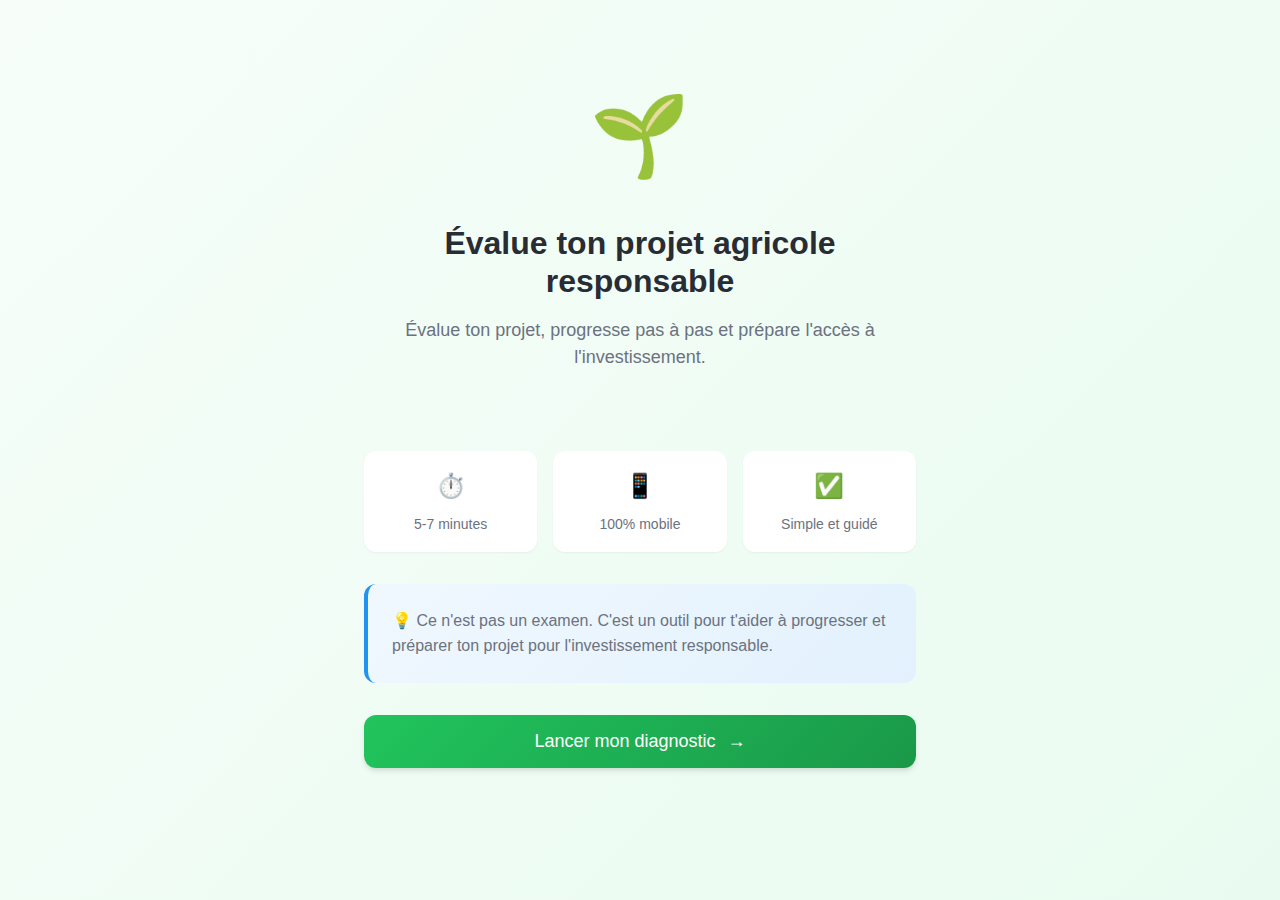
<file: index.html>
<!DOCTYPE html>
<html lang="fr">

<head>
    <meta charset="UTF-8">
    <meta name="viewport" content="width=device-width, initial-scale=1.0">
    <meta http-equiv="refresh" content="0; url=ira-audit-tool/index.html">
    <title>Redirection vers CSA-IRA Tool</title>
    <style>
        body {
            font-family: Arial, sans-serif;
            display: flex;
            justify-content: center;
            align-items: center;
            height: 100vh;
            margin: 0;
            background: linear-gradient(135deg, #f0fdf4 0%, #dcfce7 100%);
        }

        .container {
            text-align: center;
            padding: 2rem;
        }

        h1 {
            color: #166534;
            margin-bottom: 1rem;
        }

        p {
            color: #4b5563;
            margin-bottom: 1.5rem;
        }

        a {
            display: inline-block;
            padding: 1rem 2rem;
            background: #16a34a;
            color: white;
            text-decoration: none;
            border-radius: 0.5rem;
            font-weight: 600;
            transition: background 0.3s;
        }

        a:hover {
            background: #15803d;
        }
    </style>
</head>

<body>
    <div class="container">
        <h1>🌱 CSA-IRA Self-Audit Tool</h1>
        <p>Redirection automatique en cours...</p>
        <p>Si rien ne se passe, <a href="ira-audit-tool/index.html">cliquez ici</a></p>
    </div>
</body>

</html>
</file>
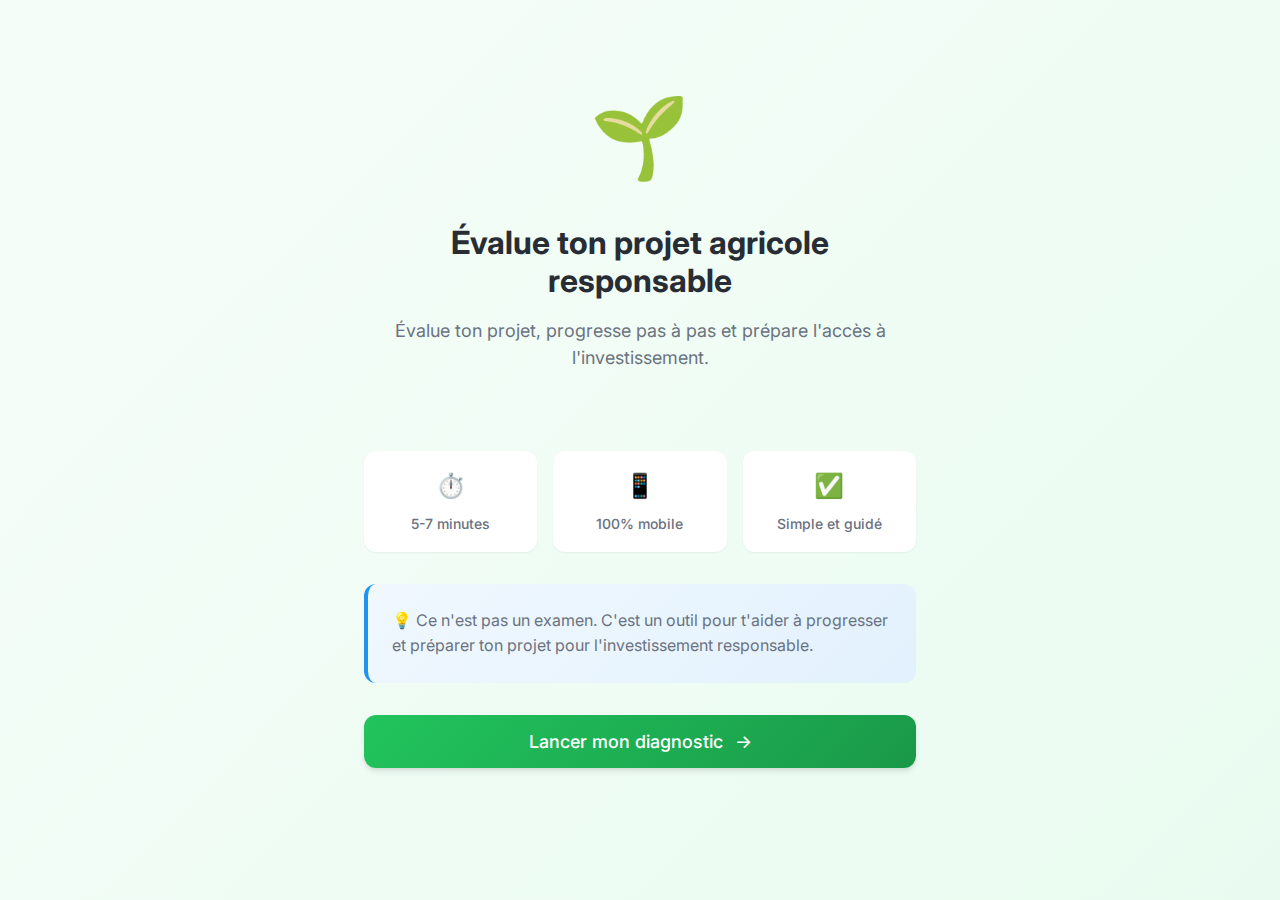
<file: ira-audit-tool/index.html>
<!DOCTYPE html>
<html lang="fr">
<head>
    <meta charset="UTF-8">
    <meta name="viewport" content="width=device-width, initial-scale=1.0, maximum-scale=1.0, user-scalable=no">
    <meta name="description" content="Évalue ton projet agricole responsable selon les principes CSA-IRA et prépare-toi à l'investissement">
    <title>Auto-Audit CSA-IRA | Évalue ton projet agricole</title>
    
    <!-- Preconnect to Google Fonts -->
    <link rel="preconnect" href="https://fonts.googleapis.com">
    <link rel="preconnect" href="https://fonts.gstatic.com" crossorigin>
    <link href="https://fonts.googleapis.com/css2?family=Inter:wght@400;500;600;700&display=swap" rel="stylesheet">
    
    <!-- Styles -->
    <link rel="stylesheet" href="styles.css">
</head>
<body>
    <!-- App Container -->
    <div id="app" class="app-container">
        
        <!-- Screen 0: Welcome -->
        <section id="screen-0" class="screen active" data-screen="welcome">
            <div class="screen-content">
                <div class="welcome-hero">
                    <div class="icon-welcome">
                        🌱
                    </div>
                    <h1 class="title-main">Évalue ton projet agricole responsable</h1>
                    <p class="subtitle">Évalue ton projet, progresse pas à pas et prépare l'accès à l'investissement.</p>
                </div>
                
                <div class="welcome-info">
                    <div class="info-card">
                        <span class="info-icon">⏱️</span>
                        <span class="info-text">5-7 minutes</span>
                    </div>
                    <div class="info-card">
                        <span class="info-icon">📱</span>
                        <span class="info-text">100% mobile</span>
                    </div>
                    <div class="info-card">
                        <span class="info-icon">✅</span>
                        <span class="info-text">Simple et guidé</span>
                    </div>
                </div>

                <div class="reassurance">
                    <p>💡 Ce n'est pas un examen. C'est un outil pour t'aider à progresser et préparer ton projet pour l'investissement responsable.</p>
                </div>

                <button class="btn btn-primary btn-large" onclick="app.goToScreen(1)">
                    Lancer mon diagnostic
                    <span class="btn-icon">→</span>
                </button>
            </div>
        </section>

        <!-- Screen 1: Profile -->
        <section id="screen-1" class="screen" data-screen="profile">
            <div class="screen-header">
                <button class="btn-back" onclick="app.goToScreen(0)">← Retour</button>
                <div class="progress-indicator">
                    <span class="progress-text">Étape 1/7</span>
                </div>
            </div>
            
            <div class="screen-content">
                <h2 class="screen-title">Parle-nous de ton projet</h2>
                <p class="screen-subtitle">Ces informations nous aident à personnaliser tes recommandations</p>

                <form id="profile-form" class="form-container">
                    <div class="form-group">
                        <label class="form-label">Type d'activité principale</label>
                        <div class="option-grid">
                            <label class="option-card">
                                <input type="radio" name="activity-type" value="elevage" required>
                                <div class="option-content">
                                    <span class="option-icon">🐄</span>
                                    <span class="option-text">Élevage</span>
                                </div>
                            </label>
                            <label class="option-card">
                                <input type="radio" name="activity-type" value="culture" required>
                                <div class="option-content">
                                    <span class="option-icon">🌾</span>
                                    <span class="option-text">Culture</span>
                                </div>
                            </label>
                            <label class="option-card">
                                <input type="radio" name="activity-type" value="transformation" required>
                                <div class="option-content">
                                    <span class="option-icon">🏭</span>
                                    <span class="option-text">Transformation</span>
                                </div>
                            </label>
                            <label class="option-card">
                                <input type="radio" name="activity-type" value="mixte" required>
                                <div class="option-content">
                                    <span class="option-icon">🔄</span>
                                    <span class="option-text">Mixte</span>
                                </div>
                            </label>
                        </div>
                    </div>

                    <div class="form-group">
                        <label class="form-label" for="farm-size">Taille de l'exploitation</label>
                        <input type="text" id="farm-size" name="farm-size" class="form-input" 
                               placeholder="Ex: 5 hectares, 20 têtes de bétail..." required>
                    </div>

                    <div class="form-row">
                        <div class="form-group">
                            <label class="form-label" for="num-youth">Nombre de jeunes</label>
                            <input type="number" id="num-youth" name="num-youth" class="form-input" 
                                   min="0" value="0" required>
                        </div>
                        <div class="form-group">
                            <label class="form-label" for="num-women">Nombre de femmes</label>
                            <input type="number" id="num-women" name="num-women" class="form-input" 
                                   min="0" value="0" required>
                        </div>
                    </div>

                    <div class="form-group">
                        <label class="form-label" for="location">Localisation (optionnel)</label>
                        <input type="text" id="location" name="location" class="form-input" 
                               placeholder="Ville, région...">
                    </div>

                    <button type="submit" class="btn btn-primary btn-large">
                        Continuer
                        <span class="btn-icon">→</span>
                    </button>
                </form>
            </div>
        </section>

        <!-- Screen 2: Assessment -->
        <section id="screen-2" class="screen" data-screen="assessment">
            <div class="screen-header">
                <button class="btn-back" onclick="app.goToScreen(1)">← Retour</button>
                <div class="progress-indicator">
                    <span class="progress-text">Principe <span id="current-principle">1</span>/10</span>
                    <div class="progress-bar">
                        <div class="progress-fill" id="assessment-progress"></div>
                    </div>
                </div>
            </div>
            
            <div class="screen-content">
                <h2 class="screen-title">Comment fonctionne ton projet aujourd'hui ?</h2>
                <p class="screen-subtitle">Réponds honnêtement pour obtenir des recommandations utiles</p>

                <div id="assessment-container">
                    <!-- Questions will be inserted dynamically -->
                </div>

                <div class="nav-buttons">
                    <button class="btn btn-secondary" id="prev-principle" onclick="app.previousPrinciple()" style="display: none;">
                        ← Précédent
                    </button>
                    <button class="btn btn-primary" id="next-principle" onclick="app.nextPrinciple()" disabled>
                        Suivant →
                    </button>
                </div>
            </div>
        </section>

        <!-- Screen 3: Results -->
        <section id="screen-3" class="screen" data-screen="results">
            <div class="screen-content">
                <h2 class="screen-title">Où en est ton projet ?</h2>
                
                <div class="score-display">
                    <div class="score-circle">
                        <svg viewBox="0 0 200 200" class="score-svg">
                            <circle cx="100" cy="100" r="85" class="score-bg"></circle>
                            <circle cx="100" cy="100" r="85" class="score-fg" id="score-circle"></circle>
                        </svg>
                        <div class="score-text">
                            <span class="score-value" id="global-score">0</span>
                            <span class="score-unit">%</span>
                        </div>
                    </div>
                    
                    <div class="score-label" id="profile-badge">
                        <!-- Profile badge will be inserted here -->
                    </div>
                </div>

                <div class="profile-message" id="profile-message">
                    <!-- Personalized message will be inserted here -->
                </div>

                <div class="principles-breakdown">
                    <h3 class="section-title">Scores par principe</h3>
                    <div id="principles-scores">
                        <!-- Principle scores will be inserted here -->
                    </div>
                </div>

                <button class="btn btn-primary btn-large" onclick="app.goToScreen(4)">
                    Voir ma feuille de route
                    <span class="btn-icon">→</span>
                </button>
            </div>
        </section>

        <!-- Screen 4: Roadmap -->
        <section id="screen-4" class="screen" data-screen="roadmap">
            <div class="screen-header">
                <button class="btn-back" onclick="app.goToScreen(3)">← Retour</button>
            </div>
            
            <div class="screen-content">
                <h2 class="screen-title">Ton parcours IRA</h2>
                <p class="screen-subtitle">Une roadmap personnalisée pour atteindre tes objectifs</p>

                <div class="roadmap-timeline" id="roadmap-timeline">
                    <!-- Timeline will be inserted here -->
                </div>

                <div class="roadmap-objective" id="roadmap-objective">
                    <!-- Objective will be inserted here -->
                </div>

                <button class="btn btn-primary btn-large" onclick="app.goToScreen(5)">
                    Voir mon plan d'action
                    <span class="btn-icon">→</span>
                </button>
            </div>
        </section>

        <!-- Screen 5: Action Plan -->
        <section id="screen-5" class="screen" data-screen="action-plan">
            <div class="screen-header">
                <button class="btn-back" onclick="app.goToScreen(4)">← Retour</button>
            </div>
            
            <div class="screen-content">
                <h2 class="screen-title">Que faire maintenant ?</h2>
                <p class="screen-subtitle">Actions prioritaires personnalisées pour ton projet</p>

                <div id="action-plan-container">
                    <!-- Action plan will be inserted here -->
                </div>

                <button class="btn btn-primary btn-large" onclick="app.goToScreen(6)">
                    Voir des exemples inspirants
                    <span class="btn-icon">→</span>
                </button>
            </div>
        </section>

        <!-- Screen 6: Inspiration -->
        <section id="screen-6" class="screen" data-screen="inspiration">
            <div class="screen-header">
                <button class="btn-back" onclick="app.goToScreen(5)">← Retour</button>
            </div>
            
            <div class="screen-content">
                <h2 class="screen-title">D'autres l'ont fait</h2>
                <p class="screen-subtitle">Inspire-toi de ces exemples concrets</p>

                <div id="case-study-container">
                    <!-- Case study will be inserted here -->
                </div>

                <button class="btn btn-primary btn-large" onclick="app.goToScreen(7)">
                    Exporter mon diagnostic
                    <span class="btn-icon">→</span>
                </button>
            </div>
        </section>

        <!-- Screen 7: Export -->
        <section id="screen-7" class="screen" data-screen="export">
            <div class="screen-header">
                <button class="btn-back" onclick="app.goToScreen(6)">← Retour</button>
            </div>
            
            <div class="screen-content">
                <h2 class="screen-title">Partager mon diagnostic</h2>
                <p class="screen-subtitle">Télécharge et partage ton évaluation IRA</p>

                <div class="export-summary" id="export-summary">
                    <div class="summary-item">
                        <span class="summary-label">Score global</span>
                        <span class="summary-value" id="export-score">0%</span>
                    </div>
                    <div class="summary-item">
                        <span class="summary-label">Profil</span>
                        <span class="summary-value" id="export-profile">-</span>
                    </div>
                    <div class="summary-item">
                        <span class="summary-label">Principes à renforcer</span>
                        <span class="summary-value" id="export-weak-count">0</span>
                    </div>
                </div>

                <div class="export-actions">
                    <button class="btn btn-primary btn-large" onclick="app.exportPDF()">
                        📄 Télécharger mon diagnostic PDF
                    </button>
                    
                    <button class="btn btn-secondary btn-large" onclick="app.saveProgress()">
                        💾 Sauvegarder pour plus tard
                    </button>
                    
                    <button class="btn btn-outline btn-large" onclick="app.restartAssessment()">
                        🔄 Recommencer une évaluation
                    </button>
                </div>

                <div class="next-steps">
                    <h3 class="section-title">Prochaines étapes recommandées</h3>
                    <ul class="steps-list">
                        <li>✅ Partage ce diagnostic avec ton incubateur ou financeur</li>
                        <li>📊 Mets en place les actions prioritaires identifiées</li>
                        <li>🔄 Réévalue ton projet dans 3 mois pour suivre ta progression</li>
                        <li>🤝 Rejoins un réseau de jeunes agriculteurs IRA</li>
                    </ul>
                </div>
            </div>
        </section>

    </div>

    <!-- Scripts -->
    <script src="data/questions.js"></script>
    <script src="data/case-studies.js"></script>
    <script src="modules/scoring-engine.js"></script>
    <script src="modules/recommendation-engine.js"></script>
    <script src="modules/roadmap-generator.js"></script>
    <script src="modules/export-pdf.js"></script>
    <script src="app.js"></script>
</body>
</html>
</file>
<file: ira-audit-tool/styles.css>
/* ============================================
   CSA-IRA Self-Audit Tool - Styles
   Mobile-First Design System
   ============================================ */

/* ============================================
   CSS Variables - Design Tokens
   ============================================ */
:root {
    /* Colors - Curated HSL Palette */
    --color-primary: hsl(142, 71%, 45%);
    --color-primary-light: hsl(142, 71%, 55%);
    --color-primary-dark: hsl(142, 71%, 35%);
    
    --color-secondary: hsl(220, 13%, 18%);
    --color-secondary-light: hsl(220, 13%, 28%);
    
    --color-success: hsl(142, 71%, 45%);
    --color-warning: hsl(38, 92%, 50%);
    --color-danger: hsl(0, 84%, 60%);
    --color-info: hsl(207, 90%, 54%);
    
    /* Scoring Colors */
    --color-score-low: hsl(0, 84%, 60%);
    --color-score-medium: hsl(38, 92%, 50%);
    --color-score-good: hsl(85, 85%, 50%);
    --color-score-excellent: hsl(142, 71%, 45%);
    
    /* Neutral Colors */
    --color-bg: hsl(0, 0%, 100%);
    --color-bg-secondary: hsl(0, 0%, 97%);
    --color-bg-tertiary: hsl(0, 0%, 94%);
    --color-text: hsl(220, 13%, 18%);
    --color-text-secondary: hsl(220, 9%, 46%);
    --color-text-tertiary: hsl(220, 9%, 66%);
    --color-border: hsl(220, 13%, 91%);
    
    /* Spacing */
    --spacing-xs: 0.5rem;
    --spacing-sm: 0.75rem;
    --spacing-md: 1rem;
    --spacing-lg: 1.5rem;
    --spacing-xl: 2rem;
    --spacing-2xl: 3rem;
    --spacing-3xl: 4rem;
    
    /* Typography */
    --font-family: 'Inter', -apple-system, BlinkMacSystemFont, 'Segoe UI', sans-serif;
    --font-size-xs: 0.75rem;
    --font-size-sm: 0.875rem;
    --font-size-base: 1rem;
    --font-size-lg: 1.125rem;
    --font-size-xl: 1.25rem;
    --font-size-2xl: 1.5rem;
    --font-size-3xl: 2rem;
    --font-size-4xl: 2.5rem;
    
    --font-weight-normal: 400;
    --font-weight-medium: 500;
    --font-weight-semibold: 600;
    --font-weight-bold: 700;
    
    /* Shadows */
    --shadow-sm: 0 1px 2px 0 rgba(0, 0, 0, 0.05);
    --shadow-md: 0 4px 6px -1px rgba(0, 0, 0, 0.1), 0 2px 4px -1px rgba(0, 0, 0, 0.06);
    --shadow-lg: 0 10px 15px -3px rgba(0, 0, 0, 0.1), 0 4px 6px -2px rgba(0, 0, 0, 0.05);
    --shadow-xl: 0 20px 25px -5px rgba(0, 0, 0, 0.1), 0 10px 10px -5px rgba(0, 0, 0, 0.04);
    
    /* Border Radius */
    --radius-sm: 0.375rem;
    --radius-md: 0.5rem;
    --radius-lg: 0.75rem;
    --radius-xl: 1rem;
    --radius-full: 9999px;
    
    /* Transitions */
    --transition-fast: 150ms ease;
    --transition-base: 200ms ease;
    --transition-slow: 300ms ease;
}

/* ============================================
   Reset & Base Styles
   ============================================ */
* {
    margin: 0;
    padding: 0;
    box-sizing: border-box;
}

html {
    font-size: 16px;
    -webkit-font-smoothing: antialiased;
    -moz-osx-font-smoothing: grayscale;
}

body {
    font-family: var(--font-family);
    font-size: var(--font-size-base);
    line-height: 1.6;
    color: var(--color-text);
    background: var(--color-bg);
    overflow-x: hidden;
}

/* ============================================
   App Container
   ============================================ */
.app-container {
    min-height: 100vh;
    background: linear-gradient(135deg, hsl(142, 71%, 98%) 0%, hsl(142, 71%, 95%) 100%);
}

/* ============================================
   Screen Management
   ============================================ */
.screen {
    display: none;
    min-height: 100vh;
    opacity: 0;
    transform: translateX(20px);
    transition: opacity var(--transition-base), transform var(--transition-base);
}

.screen.active {
    display: block;
    opacity: 1;
    transform: translateX(0);
}

.screen-header {
    display: flex;
    justify-content: space-between;
    align-items: center;
    padding: var(--spacing-md);
    background: var(--color-bg);
    border-bottom: 1px solid var(--color-border);
    position: sticky;
    top: 0;
    z-index: 100;
}

.screen-content {
    padding: var(--spacing-lg);
    max-width: 600px;
    margin: 0 auto;
}

.screen-title {
    font-size: var(--font-size-2xl);
    font-weight: var(--font-weight-bold);
    color: var(--color-text);
    margin-bottom: var(--spacing-sm);
}

.screen-subtitle {
    font-size: var(--font-size-base);
    color: var(--color-text-secondary);
    margin-bottom: var(--spacing-xl);
}

/* ============================================
   Typography
   ============================================ */
.title-main {
    font-size: var(--font-size-3xl);
    font-weight: var(--font-weight-bold);
    line-height: 1.2;
    color: var(--color-text);
    margin-bottom: var(--spacing-md);
}

.subtitle {
    font-size: var(--font-size-lg);
    color: var(--color-text-secondary);
    line-height: 1.5;
}

.section-title {
    font-size: var(--font-size-xl);
    font-weight: var(--font-weight-semibold);
    color: var(--color-text);
    margin-bottom: var(--spacing-lg);
}

/* ============================================
   Buttons
   ============================================ */
.btn {
    display: inline-flex;
    align-items: center;
    justify-content: center;
    gap: var(--spacing-sm);
    padding: var(--spacing-sm) var(--spacing-lg);
    font-size: var(--font-size-base);
    font-weight: var(--font-weight-medium);
    font-family: var(--font-family);
    border: none;
    border-radius: var(--radius-lg);
    cursor: pointer;
    transition: all var(--transition-base);
    text-decoration: none;
    white-space: nowrap;
}

.btn-primary {
    background: linear-gradient(135deg, var(--color-primary) 0%, var(--color-primary-dark) 100%);
    color: white;
    box-shadow: var(--shadow-md);
}

.btn-primary:hover {
    background: linear-gradient(135deg, var(--color-primary-light) 0%, var(--color-primary) 100%);
    box-shadow: var(--shadow-lg);
    transform: translateY(-2px);
}

.btn-primary:active {
    transform: translateY(0);
    box-shadow: var(--shadow-sm);
}

.btn-secondary {
    background: var(--color-secondary);
    color: white;
    box-shadow: var(--shadow-md);
}

.btn-secondary:hover {
    background: var(--color-secondary-light);
    box-shadow: var(--shadow-lg);
    transform: translateY(-2px);
}

.btn-outline {
    background: transparent;
    color: var(--color-primary);
    border: 2px solid var(--color-primary);
}

.btn-outline:hover {
    background: var(--color-primary);
    color: white;
}

.btn-large {
    padding: var(--spacing-md) var(--spacing-xl);
    font-size: var(--font-size-lg);
    width: 100%;
}

.btn-back {
    background: transparent;
    color: var(--color-text-secondary);
    border: none;
    font-size: var(--font-size-base);
    font-weight: var(--font-weight-medium);
    cursor: pointer;
    display: flex;
    align-items: center;
    gap: var(--spacing-xs);
    padding: var(--spacing-sm) var(--spacing-md);
    border-radius: var(--radius-md);
    transition: all var(--transition-fast);
}

.btn-back:hover {
    background: var(--color-bg-secondary);
    color: var(--color-text);
}

.btn-icon {
    font-size: var(--font-size-lg);
}

.btn:disabled {
    opacity: 0.5;
    cursor: not-allowed;
    transform: none !important;
}

/* ============================================
   Welcome Screen
   ============================================ */
.welcome-hero {
    text-align: center;
    padding: var(--spacing-2xl) 0;
}

.icon-welcome {
    font-size: 5rem;
    margin-bottom: var(--spacing-lg);
    animation: float 3s ease-in-out infinite;
}

@keyframes float {
    0%, 100% { transform: translateY(0); }
    50% { transform: translateY(-10px); }
}

.welcome-info {
    display: grid;
    grid-template-columns: repeat(3, 1fr);
    gap: var(--spacing-md);
    margin: var(--spacing-xl) 0;
}

.info-card {
    display: flex;
    flex-direction: column;
    align-items: center;
    gap: var(--spacing-xs);
    padding: var(--spacing-md);
    background: white;
    border-radius: var(--radius-lg);
    box-shadow: var(--shadow-sm);
    transition: all var(--transition-base);
}

.info-card:hover {
    box-shadow: var(--shadow-md);
    transform: translateY(-2px);
}

.info-icon {
    font-size: var(--font-size-2xl);
}

.info-text {
    font-size: var(--font-size-sm);
    font-weight: var(--font-weight-medium);
    color: var(--color-text-secondary);
    text-align: center;
}

.reassurance {
    background: linear-gradient(135deg, hsl(207, 90%, 97%) 0%, hsl(207, 90%, 94%) 100%);
    padding: var(--spacing-lg);
    border-radius: var(--radius-lg);
    margin: var(--spacing-xl) 0;
    border-left: 4px solid var(--color-info);
}

.reassurance p {
    color: var(--color-text-secondary);
    font-size: var(--font-size-base);
    line-height: 1.6;
}

/* ============================================
   Progress Indicator
   ============================================ */
.progress-indicator {
    flex: 1;
    max-width: 300px;
    margin-left: var(--spacing-md);
}

.progress-text {
    font-size: var(--font-size-sm);
    font-weight: var(--font-weight-medium);
    color: var(--color-text-secondary);
    display: block;
    margin-bottom: var(--spacing-xs);
}

.progress-bar {
    height: 6px;
    background: var(--color-bg-tertiary);
    border-radius: var(--radius-full);
    overflow: hidden;
}

.progress-fill {
    height: 100%;
    background: linear-gradient(90deg, var(--color-primary) 0%, var(--color-primary-light) 100%);
    border-radius: var(--radius-full);
    transition: width var(--transition-slow);
    width: 0%;
}

/* ============================================
   Forms
   ============================================ */
.form-container {
    display: flex;
    flex-direction: column;
    gap: var(--spacing-lg);
}

.form-group {
    display: flex;
    flex-direction: column;
    gap: var(--spacing-sm);
}

.form-row {
    display: grid;
    grid-template-columns: 1fr 1fr;
    gap: var(--spacing-md);
}

.form-label {
    font-size: var(--font-size-base);
    font-weight: var(--font-weight-medium);
    color: var(--color-text);
}

.form-input {
    padding: var(--spacing-md);
    font-size: var(--font-size-base);
    font-family: var(--font-family);
    border: 2px solid var(--color-border);
    border-radius: var(--radius-md);
    background: white;
    color: var(--color-text);
    transition: all var(--transition-fast);
}

.form-input:focus {
    outline: none;
    border-color: var(--color-primary);
    box-shadow: 0 0 0 3px hsla(142, 71%, 45%, 0.1);
}

/* ============================================
   Option Cards (Radio/Checkbox Grid)
   ============================================ */
.option-grid {
    display: grid;
    grid-template-columns: repeat(2, 1fr);
    gap: var(--spacing-md);
}

.option-card {
    position: relative;
    cursor: pointer;
}

.option-card input[type="radio"],
.option-card input[type="checkbox"] {
    position: absolute;
    opacity: 0;
}

.option-content {
    display: flex;
    flex-direction: column;
    align-items: center;
    gap: var(--spacing-sm);
    padding: var(--spacing-lg);
    background: white;
    border: 2px solid var(--color-border);
    border-radius: var(--radius-lg);
    transition: all var(--transition-base);
}

.option-card:hover .option-content {
    border-color: var(--color-primary-light);
    box-shadow: var(--shadow-md);
    transform: translateY(-2px);
}

.option-card input:checked + .option-content {
    border-color: var(--color-primary);
    background: linear-gradient(135deg, hsl(142, 71%, 98%) 0%, hsl(142, 71%, 95%) 100%);
    box-shadow: 0 0 0 3px hsla(142, 71%, 45%, 0.1);
}

.option-icon {
    font-size: var(--font-size-3xl);
}

.option-text {
    font-size: var(--font-size-base);
    font-weight: var(--font-weight-medium);
    color: var(--color-text);
}

/* ============================================
   Assessment Questions
   ============================================ */
.principle-card {
    background: white;
    border-radius: var(--radius-xl);
    padding: var(--spacing-xl);
    box-shadow: var(--shadow-md);
    margin-bottom: var(--spacing-lg);
}

.principle-header {
    display: flex;
    align-items: center;
    gap: var(--spacing-md);
    margin-bottom: var(--spacing-lg);
    padding-bottom: var(--spacing-md);
    border-bottom: 2px solid var(--color-bg-secondary);
}

.principle-icon {
    width: 60px;
    height: 60px;
    border-radius: var(--radius-lg);
    display: flex;
    align-items: center;
    justify-content: center;
    font-size: var(--font-size-2xl);
    background: linear-gradient(135deg, var(--color-primary-light) 0%, var(--color-primary) 100%);
    color: white;
    box-shadow: var(--shadow-md);
}

.principle-info {
    flex: 1;
}

.principle-title {
    font-size: var(--font-size-lg);
    font-weight: var(--font-weight-semibold);
    color: var(--color-text);
    margin-bottom: var(--spacing-xs);
}

.principle-number {
    font-size: var(--font-size-sm);
    color: var(--color-text-secondary);
}

.question-item {
    margin-bottom: var(--spacing-xl);
}

.question-item:last-child {
    margin-bottom: 0;
}

.question-text {
    font-size: var(--font-size-base);
    font-weight: var(--font-weight-medium);
    color: var(--color-text);
    margin-bottom: var(--spacing-md);
}

.answer-options {
    display: grid;
    grid-template-columns: repeat(3, 1fr);
    gap: var(--spacing-sm);
}

@media (max-width: 480px) {
    .answer-options {
        grid-template-columns: 1fr;
    }
}

.answer-option {
    position: relative;
    cursor: pointer;
}

.answer-option input[type="radio"] {
    position: absolute;
    opacity: 0;
}

.answer-label {
    display: flex;
    flex-direction: column;
    align-items: center;
    gap: var(--spacing-xs);
    padding: var(--spacing-md);
    background: var(--color-bg-secondary);
    border: 2px solid transparent;
    border-radius: var(--radius-md);
    text-align: center;
    transition: all var(--transition-base);
}

.answer-option:hover .answer-label {
    background: var(--color-bg-tertiary);
}

.answer-option input:checked + .answer-label {
    background: white;
    border-color: var(--color-primary);
    box-shadow: 0 0 0 3px hsla(142, 71%, 45%, 0.1);
}

.answer-icon {
    font-size: var(--font-size-xl);
}

.answer-text {
    font-size: var(--font-size-sm);
    font-weight: var(--font-weight-medium);
    color: var(--color-text);
}

/* ============================================
   Navigation Buttons
   ============================================ */
.nav-buttons {
    display: flex;
    gap: var(--spacing-md);
    margin-top: var(--spacing-xl);
}

.nav-buttons .btn {
    flex: 1;
}

/* ============================================
   Score Display
   ============================================ */
.score-display {
    display: flex;
    flex-direction: column;
    align-items: center;
    padding: var(--spacing-2xl) 0;
}

.score-circle {
    position: relative;
    width: 200px;
    height: 200px;
    margin-bottom: var(--spacing-xl);
}

.score-svg {
    transform: rotate(-90deg);
}

.score-bg {
    fill: none;
    stroke: var(--color-bg-tertiary);
    stroke-width: 12;
}

.score-fg {
    fill: none;
    stroke: var(--color-primary);
    stroke-width: 12;
    stroke-linecap: round;
    stroke-dasharray: 534;
    stroke-dashoffset: 534;
    transition: stroke-dashoffset 1s ease, stroke 0.5s ease;
}

.score-text {
    position: absolute;
    top: 50%;
    left: 50%;
    transform: translate(-50%, -50%);
    text-align: center;
}

.score-value {
    font-size: var(--font-size-4xl);
    font-weight: var(--font-weight-bold);
    color: var(--color-text);
    line-height: 1;
}

.score-unit {
    font-size: var(--font-size-xl);
    color: var(--color-text-secondary);
}

.score-label {
    text-align: center;
}

.profile-badge {
    display: inline-flex;
    align-items: center;
    gap: var(--spacing-sm);
    padding: var(--spacing-sm) var(--spacing-lg);
    background: white;
    border-radius: var(--radius-full);
    box-shadow: var(--shadow-md);
    font-size: var(--font-size-base);
    font-weight: var(--font-weight-semibold);
}

.profile-message {
    background: white;
    padding: var(--spacing-xl);
    border-radius: var(--radius-lg);
    box-shadow: var(--shadow-sm);
    margin: var(--spacing-xl) 0;
    text-align: center;
}

.profile-message p {
    font-size: var(--font-size-lg);
    color: var(--color-text-secondary);
    line-height: 1.6;
}

/* ============================================
   Principles Breakdown
   ============================================ */
.principles-breakdown {
    margin: var(--spacing-2xl) 0;
}

.principle-score-item {
    display: flex;
    align-items: center;
    gap: var(--spacing-md);
    padding: var(--spacing-md);
    background: white;
    border-radius: var(--radius-md);
    margin-bottom: var(--spacing-sm);
    box-shadow: var(--shadow-sm);
    transition: all var(--transition-base);
}

.principle-score-item:hover {
    box-shadow: var(--shadow-md);
    transform: translateX(4px);
}

.principle-score-icon {
    width: 40px;
    height: 40px;
    border-radius: var(--radius-md);
    display: flex;
    align-items: center;
    justify-content: center;
    font-size: var(--font-size-lg);
    background: var(--color-bg-secondary);
}

.principle-score-info {
    flex: 1;
}

.principle-score-name {
    font-size: var(--font-size-sm);
    font-weight: var(--font-weight-medium);
    color: var(--color-text);
    margin-bottom: 2px;
}

.principle-score-bar {
    height: 6px;
    background: var(--color-bg-tertiary);
    border-radius: var(--radius-full);
    overflow: hidden;
}

.principle-score-fill {
    height: 100%;
    border-radius: var(--radius-full);
    transition: width var(--transition-slow);
}

.principle-score-value {
    font-size: var(--font-size-base);
    font-weight: var(--font-weight-semibold);
    color: var(--color-text);
    min-width: 50px;
    text-align: right;
}

/* ============================================
   Roadmap Timeline
   ============================================ */
.roadmap-timeline {
    margin: var(--spacing-xl) 0;
}

.timeline-item {
    position: relative;
    padding-left: var(--spacing-xl);
    padding-bottom: var(--spacing-xl);
}

.timeline-item:last-child {
    padding-bottom: 0;
}

.timeline-item::before {
    content: '';
    position: absolute;
    left: 8px;
    top: 32px;
    bottom: 0;
    width: 2px;
    background: var(--color-border);
}

.timeline-item:last-child::before {
    display: none;
}

.timeline-marker {
    position: absolute;
    left: 0;
    top: 0;
    width: 20px;
    height: 20px;
    border-radius: var(--radius-full);
    background: white;
    border: 3px solid var(--color-border);
    transition: all var(--transition-base);
}

.timeline-item.active .timeline-marker {
    background: var(--color-primary);
    border-color: var(--color-primary);
    box-shadow: 0 0 0 4px hsla(142, 71%, 45%, 0.2);
}

.timeline-content {
    background: white;
    padding: var(--spacing-lg);
    border-radius: var(--radius-lg);
    box-shadow: var(--shadow-sm);
    transition: all var(--transition-base);
}

.timeline-item.active .timeline-content {
    box-shadow: var(--shadow-md);
    border-left: 4px solid var(--color-primary);
}

.timeline-phase {
    font-size: var(--font-size-xs);
    font-weight: var(--font-weight-semibold);
    color: var(--color-primary);
    text-transform: uppercase;
    letter-spacing: 0.05em;
    margin-bottom: var(--spacing-xs);
}

.timeline-title {
    font-size: var(--font-size-lg);
    font-weight: var(--font-weight-semibold);
    color: var(--color-text);
    margin-bottom: var(--spacing-xs);
}

.timeline-duration {
    font-size: var(--font-size-sm);
    color: var(--color-text-secondary);
    margin-bottom: var(--spacing-sm);
}

.timeline-description {
    font-size: var(--font-size-sm);
    color: var(--color-text-secondary);
    line-height: 1.5;
}

.roadmap-objective {
    background: linear-gradient(135deg, hsl(142, 71%, 98%) 0%, hsl(142, 71%, 95%) 100%);
    padding: var(--spacing-xl);
    border-radius: var(--radius-lg);
    margin: var(--spacing-xl) 0;
    border-left: 4px solid var(--color-primary);
}

.roadmap-objective h3 {
    font-size: var(--font-size-lg);
    font-weight: var(--font-weight-semibold);
    color: var(--color-text);
    margin-bottom: var(--spacing-sm);
}

.roadmap-objective p {
    font-size: var(--font-size-base);
    color: var(--color-text-secondary);
}

/* ============================================
   Action Plan
   ============================================ */
.action-section {
    margin-bottom: var(--spacing-2xl);
}

.action-section:last-child {
    margin-bottom: 0;
}

.action-section-header {
    display: flex;
    align-items: center;
    gap: var(--spacing-sm);
    margin-bottom: var(--spacing-lg);
}

.action-section-icon {
    font-size: var(--font-size-xl);
}

.action-section-title {
    font-size: var(--font-size-xl);
    font-weight: var(--font-weight-semibold);
    color: var(--color-text);
}

.action-section-label {
    font-size: var(--font-size-xs);
    font-weight: var(--font-weight-semibold);
    padding: var(--spacing-xs) var(--spacing-sm);
    border-radius: var(--radius-sm);
    background: var(--color-bg-secondary);
    color: var(--color-text-secondary);
}

.action-list {
    display: flex;
    flex-direction: column;
    gap: var(--spacing-md);
}

.action-card {
    background: white;
    padding: var(--spacing-lg);
    border-radius: var(--radius-lg);
    box-shadow: var(--shadow-sm);
    border-left: 4px solid var(--color-primary);
    transition: all var(--transition-base);
}

.action-card:hover {
    box-shadow: var(--shadow-md);
    transform: translateX(4px);
}

.action-title {
    font-size: var(--font-size-base);
    font-weight: var(--font-weight-semibold);
    color: var(--color-text);
    margin-bottom: var(--spacing-sm);
}

.action-description {
    font-size: var(--font-size-sm);
    color: var(--color-text-secondary);
    line-height: 1.5;
    margin-bottom: var(--spacing-sm);
}

.action-meta {
    display: flex;
    align-items: center;
    gap: var(--spacing-md);
    flex-wrap: wrap;
}

.action-tag {
    display: inline-flex;
    align-items: center;
    gap: var(--spacing-xs);
    font-size: var(--font-size-xs);
    font-weight: var(--font-weight-medium);
    padding: 4px var(--spacing-sm);
    border-radius: var(--radius-sm);
    background: var(--color-bg-secondary);
    color: var(--color-text-secondary);
}

/* ============================================
   Case Study
   ============================================ */
.case-study-card {
    background: white;
    border-radius: var(--radius-xl);
    overflow: hidden;
    box-shadow: var(--shadow-lg);
    margin-bottom: var(--spacing-xl);
}

.case-study-image {
    width: 100%;
    height: 200px;
    object-fit: cover;
    background: linear-gradient(135deg, var(--color-primary-light) 0%, var(--color-primary) 100%);
}

.case-study-content {
    padding: var(--spacing-xl);
}

.case-study-label {
    font-size: var(--font-size-xs);
    font-weight: var(--font-weight-semibold);
    color: var(--color-primary);
    text-transform: uppercase;
    letter-spacing: 0.05em;
    margin-bottom: var(--spacing-sm);
}

.case-study-title {
    font-size: var(--font-size-xl);
    font-weight: var(--font-weight-bold);
    color: var(--color-text);
    margin-bottom: var(--spacing-md);
}

.case-study-section {
    margin-bottom: var(--spacing-lg);
}

.case-study-section:last-child {
    margin-bottom: 0;
}

.case-study-section h4 {
    font-size: var(--font-size-base);
    font-weight: var(--font-weight-semibold);
    color: var(--color-text);
    margin-bottom: var(--spacing-sm);
}

.case-study-section p, .case-study-section ul {
    font-size: var(--font-size-sm);
    color: var(--color-text-secondary);
    line-height: 1.6;
}

.case-study-section ul {
    list-style: none;
    padding-left: 0;
}

.case-study-section li {
    padding-left: var(--spacing-lg);
    position: relative;
    margin-bottom: var(--spacing-sm);
}

.case-study-section li::before {
    content: '✓';
    position: absolute;
    left: 0;
    color: var(--color-primary);
    font-weight: var(--font-weight-bold);
}

/* ============================================
   Export Summary
   ============================================ */
.export-summary {
    background: white;
    padding: var(--spacing-xl);
    border-radius: var(--radius-lg);
    box-shadow: var(--shadow-sm);
    margin-bottom: var(--spacing-xl);
}

.summary-item {
    display: flex;
    justify-content: space-between;
    align-items: center;
    padding: var(--spacing-md) 0;
    border-bottom: 1px solid var(--color-border);
}

.summary-item:last-child {
    border-bottom: none;
}

.summary-label {
    font-size: var(--font-size-base);
    color: var(--color-text-secondary);
}

.summary-value {
    font-size: var(--font-size-lg);
    font-weight: var(--font-weight-semibold);
    color: var(--color-text);
}

.export-actions {
    display: flex;
    flex-direction: column;
    gap: var(--spacing-md);
    margin-bottom: var(--spacing-2xl);
}

.next-steps {
    background: var(--color-bg-secondary);
    padding: var(--spacing-xl);
    border-radius: var(--radius-lg);
}

.steps-list {
    list-style: none;
    padding: 0;
}

.steps-list li {
    padding: var(--spacing-sm) 0;
    font-size: var(--font-size-base);
    color: var(--color-text-secondary);
}

/* ============================================
   Responsive Design
   ============================================ */
@media (max-width: 768px) {
    .screen-content {
        padding: var(--spacing-md);
    }
    
    .title-main {
        font-size: var(--font-size-2xl);
    }
    
    .screen-title {
        font-size: var(--font-size-xl);
    }
    
    .welcome-info {
        grid-template-columns: 1fr;
    }
    
    .option-grid {
        grid-template-columns: 1fr;
    }
    
    .form-row {
        grid-template-columns: 1fr;
    }
}

/* ============================================
   Animations
   ============================================ */
@keyframes fadeIn {
    from {
        opacity: 0;
        transform: translateY(10px);
    }
    to {
        opacity: 1;
        transform: translateY(0);
    }
}

.fade-in {
    animation: fadeIn var(--transition-base) ease;
}

/* ============================================
   Utility Classes
   ============================================ */
.text-center {
    text-align: center;
}

.mt-lg {
    margin-top: var(--spacing-lg);
}

.mb-lg {
    margin-bottom: var(--spacing-lg);
}

.hidden {
    display: none !important;
}
</file>
